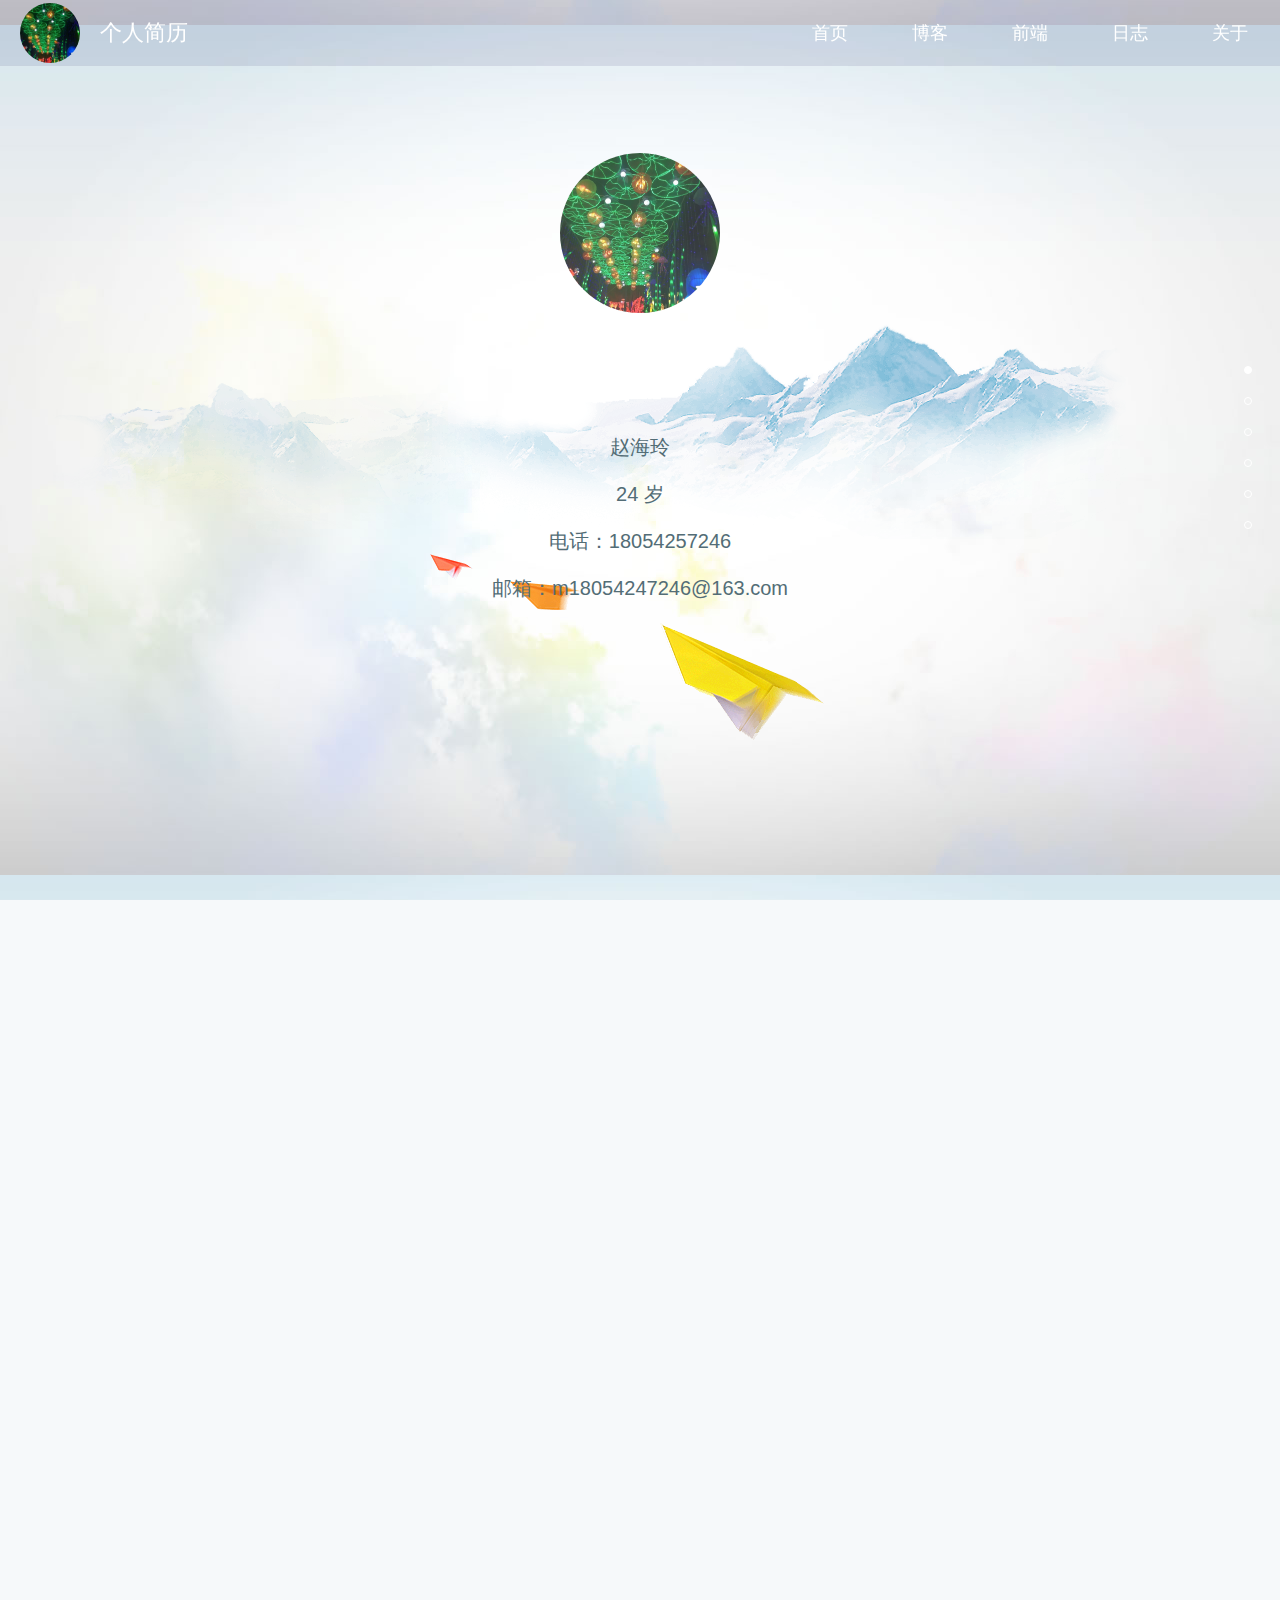
<file: index.html>
<!DOCTYPE html>
<html lang="en">
<head>
    <meta charset="UTF-8">
    <meta name="keywords" content="web前端，web前端个人简历，前端开发" />
    <meta name="description" content="王瀚生的web前端工程师个人简历">
    <title>赵海玲的个人简历</title>
    <link rel="stylesheet" href="css/reset.css" />
    <link rel="stylesheet" href="css/jquery.fullPage.css" />
    <link rel="stylesheet" href="css/index.css">
    <link rel="stylesheet" type="text/css" href="css/normalize.css" />
    <link rel="stylesheet" type="text/css" href="css/demo.css" />
    <link rel="stylesheet" type="text/css" href="css/component.css" />
</head>
<body>
    <!--页头    start-->
    <header>
        <div id="logo">
            <div id="header_img"><img src="images/zhl.jpg" alt=""><h1>个人简历</h1></div>
        </div>
        <ul id="top-nav">
            <li>
                <div>
                    <a href="index.html">首页</a>
                    <a href="index.html">home</a>
                </div>
            </li>
            <li>
                <div>
                    <a href="bootstap.html">博客</a>
                    <a href="bootstap.html">blog</a>
                </div>
            </li>
            <li>
                <div>
                    <a href="javascript:;">前端</a>
                    <a href="javascript:;">web</a>
                </div>
            </li>
            <li>
                <div>
                    <a href="javascript:;">日志</a>
                    <a href="javascript:;">The log</a>
                </div>
            </li>
            <li>
                <div>
                    <a href="javascript:;">关于</a>
                    <a href="javascript:;">about</a>
                </div>
            </li>
        </ul>
    </header>
    <!--页头       end  -->
    <!--主体页面   start-->
    <div id="dowebok">
        <div class="section page1">
            <h3><img src="images/zhl.jpg" alt=""></h3>
            <div class="iceberg">
                <img src="images/bg81.png" alt="">
            </div>
            <div class="text">
                <p>赵海玲</p>
                <p>24 岁</p>
                <p>电话：18054257246</p>
                <p>邮箱：m18054247246@163.com</p>
            </div>
            <div class="bg1"></div>
            <div class="bg2"></div>
            <div class="bg3"></div>
        </div>
        <div class="section page2">
            <h3>关于我 <p><span></span></p></h3>
            <div class="imgs">
                <img src="images/ww2.png" alt="">
            </div>
            <!--<h3>我的作品demo</h3>
            <a href="bootstap.html" class="dome">
                <img src="images/gif3.gif" alt="">
                <span>bootstrap布局</span>
            </a>
            <a href="hover.html" class="fp1">
                <img src="images/gif2.gif" alt="">
                <span>图片hover</span>
            </a>
            <a href="3Dhezi/view-source_index.html" class="fp2">
                <img src="images/GIF.gif" alt="">
                <span>3D滚动效果</span>
            </a>
            <p>喜欢干净的代码，代码强迫症晚期</p>
            <p>Vue Angular React &nbsp; H5 &nbsp; jquery</p>
            <p>各种新技术的不断涌现，使开发的页面更细致，更合理，更易维护。</p>-->
            <div class="bg1"></div>
            <!--<div class="bg2"></div>-->
            <div class="bg3"></div>
        </div>
        <div class="section page3">
            <h3>专业技能</h3>
            <section class="hover1">
                <div class="grid">
                    <figure class="effect-sarah hover">
                        <img src="img/2.jpg" alt="img04"/>
                        <figcaption>
                            <h2>HTML/css&nbsp;&nbsp;H5/C3</h2>
                            <p>
                                <span>精通HTML、CSS布局，熟悉W3C标准规范，对解决主流浏览器的兼容问题有一定经验，了解前端性能的优化</span><br>
                                <span>熟练掌握H5/css3及flex布局，掌握移动端开发及boostrap响应式布局</span><br>
                                <span>熟练掌握使用less/sass等css预处理器</span><br>
                            </p>
                            <a href="javascript:;" target="_blank">View more</a>
                        </figcaption>
                    </figure>
                </div>
            </section>
            <section class="hover2">
                <div class="grid">
                    <figure class="effect-sarah hover">
                        <img src="img/15.jpg" alt="img15"/>
                        <figcaption>
                            <h2>js </h2>
                            <p>
                                <span>熟练掌握原生javascript、Jquery、zopto等js库，及jquery-ui、fullPage等延伸插件</span><br>
                                <span>熟练掌握使用ajax、jsonp等交互技术</span><br>
                                <span>熟练掌握webpack等前端自动化构建工具运用，了解后台nodeJS服务搭建，及mysql增删改查</span><br>
                            </p>
                            <a href="javascript:;" target="_blank">View more</a>
                        </figcaption>
                    </figure>
                </div>
            </section>
            <section class="hover3">
                <div class="grid">
                    <figure class="effect-sarah hover">
                        <img src="img/13.jpg" alt="img13"/>
                        <figcaption>
                            <h2>框架</h2>
                            <p>
                                <span>熟练使用Vue.js框架</span><br>
                                <span>熟悉angular、react框架使用</span><br>
                                <span>了解后台nodeJS服务搭建，及mysql运用</span><br>
                            </p>
                            <a href="javascript:;" target="_blank">View more</a>
                        </figcaption>
                    </figure>
                </div>
            </section>
        </div>
        <div class="section page4">
            <h3>工作经历</h3>
            <section class="hover1">
                <div class="grid">
                    <figure class="effect-romeo hover">
                        <img src="img/2.jpg" alt="img14"/>
                        <figcaption>
                            <h2>武汉伴悦科技有限公司</h2>
                            <p>
                                <span>工作时间：2017年03月-2017年12月</span><br>
                                <span>在职职位：前端工程师</span><br>
                                <span>工作职责：
                                    1.根据公司提供的设计图和产品需求文档快速还原设计图
                                    2.使用Vue-cli脚手架来搭建页面；
                                    3.使用HTML/H5+css/c3编写移动端页面；
                                    4.使用javascript配合zepto.js完成页面动态效果，实现部分页面功能
                                    5.根据后台提供的接口，使用ajax交互完成数据交互
                                    6.根据需求对项目进行更新。.</span><br>
                            </p>
                            <a href="javascript:;" target="_blank">View more</a>
                        </figcaption>
                    </figure>
                </div>
            </section>
            <section class="hover2">
                <div class="grid">
                    <figure class="effect-romeo hover">
                        <img src="img/1.jpg" alt="img14"/>
                        <figcaption>
                            <h2>武汉深思度网络科技有限公司</h2>
                            <p>
                                <span>工作时间：2016年3月-2017年3月</span><br>
                                <span>在职职位：前端工程师</span><br>
                                <span>工作职责：1.根据公司提供的psd图及需求文档进行代码编写。
                                                2.使用javascript配合jquery库完成页面动态效果，实现页面功能
                                                3.根据接口文档提供的接口，使用ajax完成数据交互
                                                4.根据需求对项目进行更新和维护
                                                5.根据需求不定期编写活动页面</span><br>
                            </p>
                            <a href="javascript:;" target="_blank">View more</a>
                        </figcaption>
                    </figure>
                </div>
            </section>
            <section class="hover3">
                <div class="grid">
                    <figure class="effect-sarah hover">
                        <img src="img/w3.jpg" alt="img14"/>
                        <figcaption>
                            <h2>项目经验</h2>
                            <p style="display:block">
                                <span style="font-size:20px">U乐团</span><br>
                                <span>项目描述：该U乐团是一个专注于团购的电商平台，主要客户群体是加盟商家，开设	众多团购服务：餐厅、酒吧、KTV、SPA、美容店、瑜伽馆、电影、洗车、手机数码、家居日用、服饰服装等。</span><br>
                                <span>项目业绩：主要运用了H5+css3+Vue-cli+Vue-Router+webpack等技术，根据公司项目的需求文档，来编写页面；使用vue-cli脚手架来搭建开发环境结构及入口页面；</span><br><br>
                                <span style="font-size:20px">千米快修</span><br>
                                <span>项目描述：千米快修项目是为千米科技公司开发的，面向手机维修客户设计打造的电商平台。平台支持指定城市上门服务及邮寄维修等服务。  项目中用到的技术：HTML、CSS 、ajax、JS、Jq.  </span><br>
                                <span>项目地址：http://www.azjqc.com/ </span><br>
                            </p>
                            <a href="javascript:;" target="_blank">View more</a>
                        </figcaption>
                    </figure>
                </div>
            </section>
        </div>
        <div class="section page5">
            <h3>我的作品demo</h3>
            <a href="bootstap.html" class="dome">
                <img src="images/gif3.gif" alt="">
                <span>bootstrap布局</span>
            </a>
            <a href="hover.html" class="fp1">
                <img src="images/gif2.gif" alt="">
                <span>图片hover</span>
            </a>
            <a href="3Dhezi/view-source_index.html" class="fp2">
                <img src="images/GIF.gif" alt="">
                <span>3D滚动效果</span>
            </a>
            <p>喜欢干净的代码，代码强迫症晚期</p>
            <p>Vue Angular React &nbsp; H5 &nbsp; jquery</p>
            <p>各种新技术的不断涌现，使开发的页面更细致，更合理，更易维护。</p>
            <div class="bg1"></div>
            <!--<div class="bg2"></div>-->
            <div class="bg3"></div>
        </div>
        <div class="section page6">
            <div class="author"><a href="index.html"><img src="images/zhl.jpg" alt=""></a></div>
            <div class="contactMe">
                <div>
                    <h2><a href="javascript:;">联系我</a></h2>
                    <h2><a href="javascript:;">To contact me</a></h2>
                </div>
            </div>
            <h3><span></span></h3>

            <div class="toContactMe">
                <span>Email: m18054247246@163.com </span><br>
                <span>Cell-phone number: 18054247246</span>
            </div>
            <p class="Dream">Dream personal website</p>
            <div class="footer">
                <p><a href="javascript:;">CSDN </a> | <a href="javascript:;"> 简书 </a> | <a href="javascript:;"> 知乎 </a> | <a href="javascript:;"> Github</a></p>
                <p> All Rights Reserved </p>
                <p> Copyright © 2015 - 2016</p>
            </div>
        </div>
    </div>
    <!--主体页面   end  -->
    <script src="js/jquery-1.9.1.min.js"></script>
    <script src="js/jquery.fullPage.min.js"></script>
    <!--<script src="-js/jquery.easings.min.js"></script>
    <script src="-http://libs.baidu.com/jqueryui/1.8.22/jquery-ui.min.js "></script>-->
    <script src="js/index.js"></script>
</body>
</html>
</file>
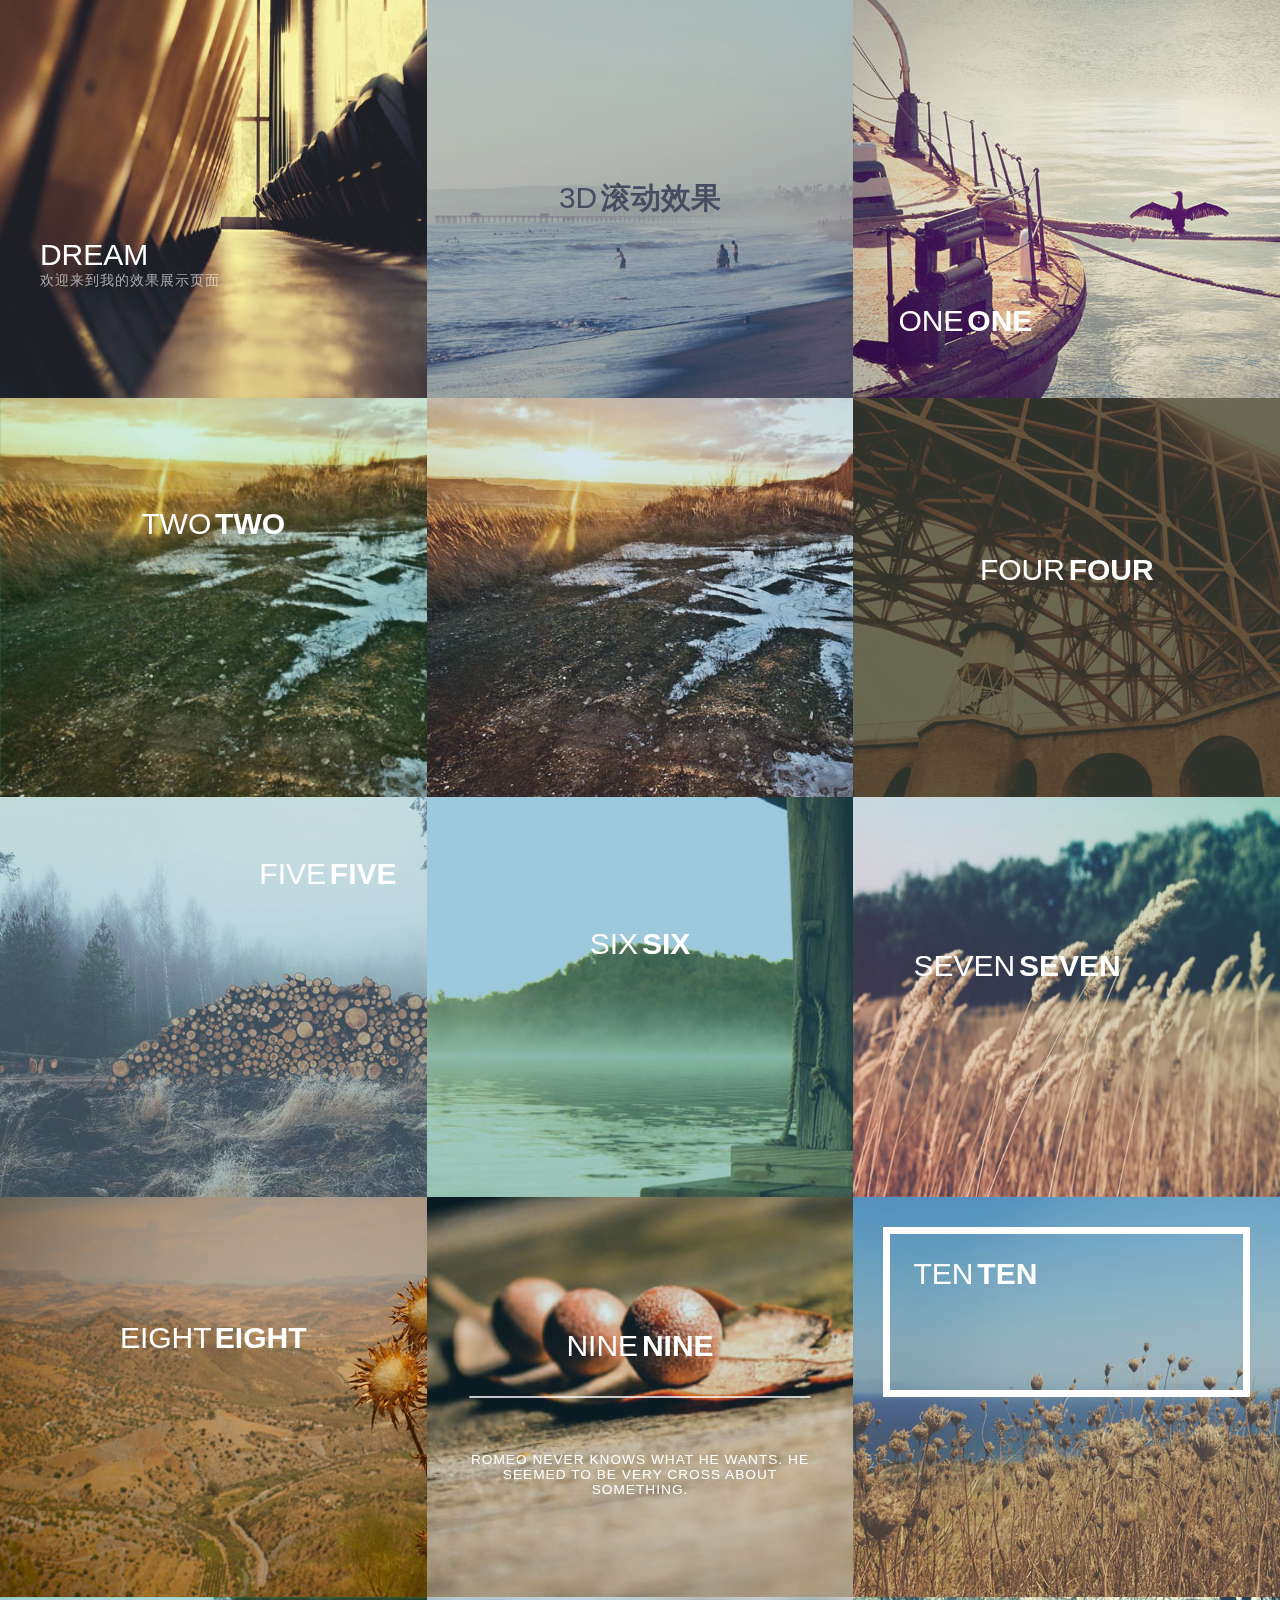
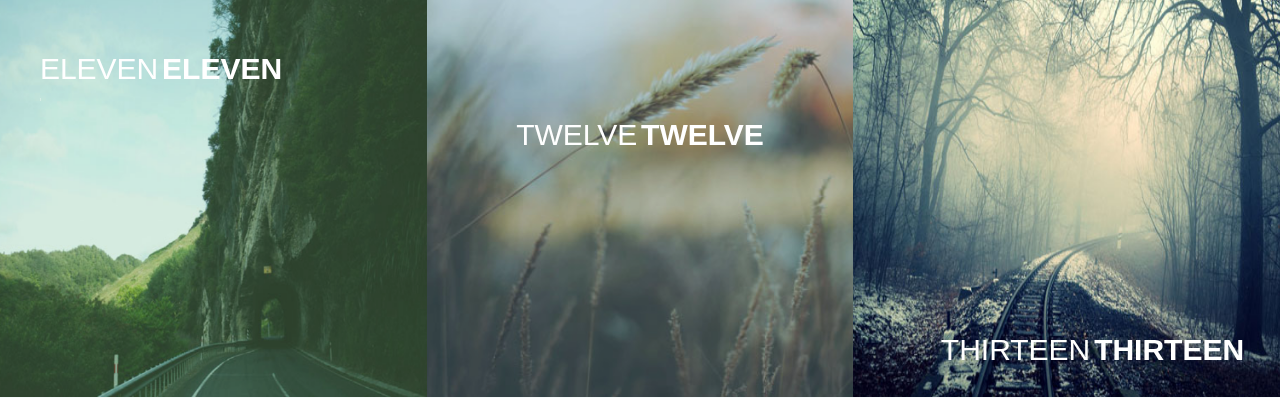
<file: hover.html>
<!DOCTYPE html PUBLIC >
<html xmlns="http://www.w3.org/1999/xhtml">
<head>
<meta http-equiv="Content-Type" content="text/html; charset=gb2312" />
<title>15��CSS3ͼƬHover��ͣЧ������_����ͼ��</title>
<link rel="stylesheet" type="text/css" href="css/normalize.css" />
<link rel="stylesheet" type="text/css" href="css/demo.css" />
<link rel="stylesheet" type="text/css" href="css/component.css" />
    <style>
        .c{
            width:33.33%;
            height:400px;
            float:left;
            overflow:hidden;
        }
        .c .b{
            width:100%;
            height:100%;

        }
    </style>
</head>
<body>
<!-- ���� ��ʼ -->
<div class="container">
    <div class="grid">
        <figure class="effect-lily b">
            <img src="img/1.jpg" alt="img01"/>
            <figcaption>
                <h2>Dream</h2>
                <p>��ӭ�����ҵ�Ч��չʾҳ��</p>
                <a href="javascript:;" target="_blank">View more</a>
            </figcaption>
        </figure>
        <figure class="effect-sadie">
            <img src="img/2.jpg" alt="img02"/>
            <figcaption>
                <h2>3D <span>����Ч��</span></h2>
                <p>Sadie never took her eyes off me. <br>She had a dark soul.</p>
                <a href="3Dhezi/view-source_index.html" target="_blank">View more</a>
            </figcaption>			
        </figure>
        <figure class="effect-honey">
            <img src="img/7.jpg" alt="img07"/>
            <figcaption>
                <h2>One <span>One</span> <i>Now</i></h2>
                <a href="javascript:;" target="_blank">View more</a>
            </figcaption>			
        </figure>
        <figure class="effect-layla">
            <img src="img/4.jpg" alt="img04"/>
            <figcaption>
                <h2>Two <span>Two</span></h2>
                <p>When Layla appears, she brings an eternal summer along.</p>
                <a href="javascript:;" target="_blank">View more</a>
            </figcaption>			
        </figure>
        <figure class="effect-zoe">
            <img src="img/4.jpg" alt="img14"/>
            <figcaption>
                <h2>Three <span>Three</span></h2>
                <span class="icon-heart"></span>
                <span class="icon-eye"></span>
                <span class="icon-paper-clip"></span>
                <p>Zoe never had the patience of her sisters. She deliberately punched the bear in his face.</p>
                <a href="javascript:;" target="_blank">View more</a>
            </figcaption>			
        </figure>
        <figure class="effect-oscar">
            <img src="img/8.jpg" alt="img08"/>
            <figcaption>
                <h2>Four <span>Four</span></h2>
                <p>Oscar is a decent man. He used to clean porches with pleasure.</p>
                <a href="javascript:;" target="_blank">View more</a>
            </figcaption>			
        </figure>
        <figure class="effect-marley">
            <img src="img/9.jpg" alt="img09"/>
            <figcaption>
                <h2>Five <span>Five</span></h2>
                <p>Marley tried to convince her but she was not interested.</p>
                <a href="javascript:;" target="_blank">View more</a>
            </figcaption>			
        </figure>
        <figure class="effect-ruby">
            <img src="img/10.jpg" alt="img10"/>
            <figcaption>
                <h2>Six <span>Six</span></h2>
                <p>Ruby did not need any help. Everybody knew that.</p>
                <a href="javascript:;" target="_blank">View more</a>
            </figcaption>			
        </figure>
        <figure class="effect-roxy">
            <img src="img/3.jpg" alt="img03"/>
            <figcaption>
                <h2>Seven <span>Seven</span></h2>
                <p>Roxy was my best friend. She'd cross any border for me.</p>
                <a href="javascript:;" target="_blank">View more</a>
            </figcaption>			
        </figure>
        <figure class="effect-bubba">
            <img src="img/6.jpg" alt="img06"/>
            <figcaption>
                <h2>Eight <span>Eight</span></h2>
                <p>Bubba likes to appear out of thin air.</p>
                <a href="javascript:;" target="_blank">View more</a>
            </figcaption>			
        </figure>
        <figure class="effect-romeo">
            <img src="img/5.jpg" alt="img05"/>
            <figcaption>
                <h2>Nine <span>Nine</span></h2>
                <p>Romeo never knows what he wants. He seemed to be very cross about something.</p>
                <a href="javascript:;" target="_blank">View more</a>
            </figcaption>			
        </figure>
        <figure class="effect-dexter">
            <img src="img/12.jpg" alt="img12"/>
            <figcaption>
                <h2>Ten <span>Ten</span></h2>
                <p>Dexter had his own strange way. You could watch him training ants.</p>
                <a href="javascript:;" target="_blank">View more</a>
            </figcaption>			
        </figure>
        <figure class="effect-sarah">
            <img src="img/13.jpg" alt="img13"/>
            <figcaption>
                <h2>Eleven <span>Eleven</span></h2>
                <p>Sarah likes to watch clouds. She's quite depressed.</p>
                <a href="javascript:;" target="_blank">View more</a>
            </figcaption>			
        </figure>
        <figure class="effect-chico">
            <img src="img/15.jpg" alt="img15"/>
            <figcaption>
                <h2>Twelve <span>Twelve</span></h2>
                <p>Chico's main fear was missing the morning bus.</p>
                <a href="javascript:;" target="_blank">View more</a>
            </figcaption>			
        </figure>
        <figure class="effect-milo">
            <img src="img/11.jpg" alt="img11"/>
            <figcaption>
                <h2>Thirteen <span>Thirteen</span></h2>
                <p>Milo went to the woods. He took a fun ride and never came back.</p>
                <a href="javascript:;" target="_blank">View more</a>
            </figcaption>			
        </figure>
    </div>
</div>
<!-- ���� ���� -->
</div>
</body>
</html>
</file>
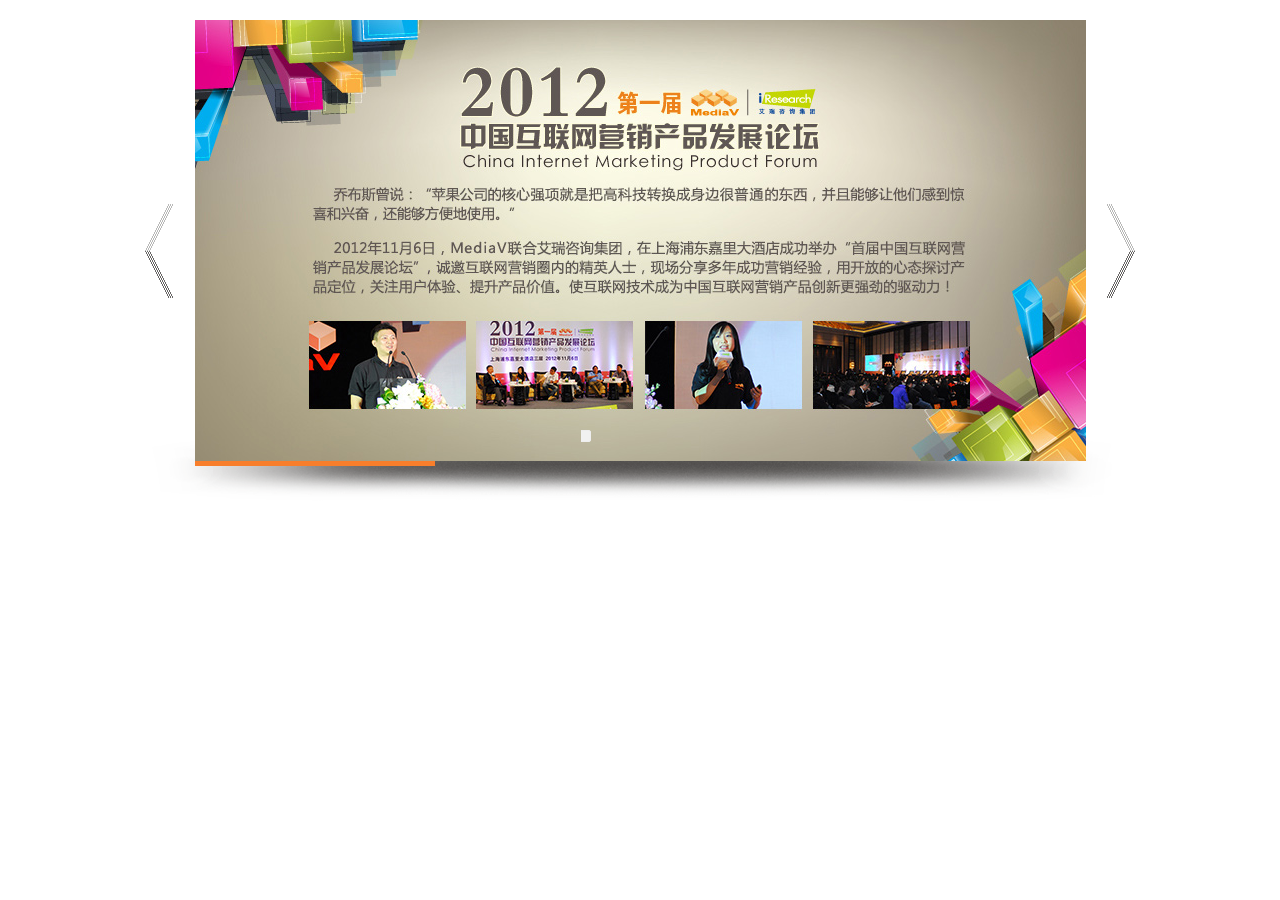
<file: 3Dhezi/view-source_index.html>
<!DOCTYPE html PUBLIC "-//W3C//DTD XHTML 1.0 Transitional//EN" "http://www.w3.org/TR/xhtml1/DTD/xhtml1-transitional.dtd">
<html xmlns="http://www.w3.org/1999/xhtml">
<head>
    <meta http-equiv="Content-Type" content="text/html; charset=utf-8" />
    <title>test</title>
    <style>
        ul{
            position:absolute;
            left:50%;
            top:50%;
        }
        ul li{
            position:relative;
            left:-100px;
            top:50%;
        }
        ul li h1{

        }
    </style>
    <link href="css/screen.css" rel="stylesheet">
    <script type="text/javascript" src="js/jquery-1.7.2.min.js"></script>
    <script type="text/javascript" src="js/modernizr.min.js"></script>

    <script charset="utf-8" async="true" src="js/ei.js"></script>
</head>
<body>

<div id="page">
    <div id="viewport-shadow" class="trans">
        <a href="#" id="prev" title="go to the next slide" class="trans"></a>
        <a href="#" id="next" title="go to the next slide" class="trans"></a>
        <div id="viewport">
            <div id="box">
                <figure class="slide"><a href="#" target="_blank">
                    <ul style="display:none;">
                        <li><h1>11111111111</h1></li>
                        <li><h1>11111111111</h1></li>
                        <li><h1>11111111111</h1></li>
                        <li><h1>11111111111</h1></li>
                        <li><h1>11111111111</h1></li>
                    </ul>
                    <img src="images/focus_1.jpg"></a></figure>
                <figure class="slide"><a href="#" target="_blank"><img src="images/focus_2.jpg"></a></figure>
                <figure class="slide"><a href="#" target="_blank"><img src="images/focus_3.jpg"></a></figure>
                <figure class="slide"><img src="images/focus_4.jpg"></figure>
                <figure class="slide"><img src="images/focus_5.jpg"></figure>
            </div>
        </div>
        <div id="time-indicator"></div>
    </div>
    <div class="slider-controls">
        <ul id="controls">
            <li><a class="goto-slide current" href="#" data-slideindex="0"></a></li>
            <li><a class="goto-slide" href="#" data-slideindex="1"></a></li>
            <li><a class="goto-slide" href="#" data-slideindex="2"></a></li>
            <li><a class="goto-slide" href="#" data-slideindex="3"></a></li>
            <li><a class="goto-slide" href="#" data-slideindex="4"></a></li>
        </ul>
    </div>
</div>

<script type="text/javascript" src="js/box-slider-all.jquery.min.js"></script>
<script type="text/javascript">
    $(function(){

        var $box = $('#box'), $indicators = $('.goto-slide'), $timeIndicator = $('#time-indicator'), slideInterval = 2000;

        var switchIndicator = function ($c, $n, currIndex, nextIndex) {
            $timeIndicator.stop().css('width', 0);
            $indicators.removeClass('current').eq(nextIndex).addClass('current');
        };

        var startTimeIndicator = function () {
            $timeIndicator.animate({width: '891px'}, slideInterval);
        };

        // initialize the plugin with the desired settings
        $box.boxSlider({
            speed: 1000,
            autoScroll: true,
            timeout: slideInterval,
            next: '#next',
            prev: '#prev',
            pause: '#pause',
            effect: 'scrollVert3d', /*scrollVert3d and scrollHorz3d*/
            blindCount: 15,
            onbefore: switchIndicator,
            onafter: startTimeIndicator
        });

        startTimeIndicator();

        // pagination isn't built in simply because it's easy to
        // roll your own with the plugin API methods
        $('#controls').on('click', '.goto-slide', function (ev){
            $box.boxSlider('showSlide', $(this).data('slideindex'));
            ev.preventDefault();
        });

    });

</script>


</body>
</html>
</file>
<file: css/index.css>
@charset "utf-8";
/* line 3, index.less */
body,
html {
  height: 100%;
  min-width: 600px;
}
/* line 7, index.less */
.fl {
  float: left;
}
/* line 8, index.less */
.fr {
  float: right;
}
/* line 9, index.less */
header {
  min-width: 600px;
  width: 100%;
  height: 66px;
  background: rgba(30, 20, 86, 0.1);
  overflow: hidden;
  position: fixed;
  left: 0;
  top: 0;
  z-index: 6;
}
/* line 19, index.less */
header img {
  width: 60px;
  height: 60px;
  border-radius: 50%;
  float: left;
  margin-left: 20px;
  margin-top: 3px;
}
/* line 27, index.less */
header h1 {
  float: left;
  font-size: 22px;
  -font-weight: bold;
  color: #fff;
  margin-left: 20px;
  line-height: 66px;
}
/* line 35, index.less */
header #top-nav {
  float: right;
}
/* line 37, index.less */
header #top-nav li {
  float: left;
  width: 100px;
  height: 66px;
  position: relative;
  left: 0;
  top: 0;
}
/* line 44, index.less */
header #top-nav li div {
  width: 100px;
  height: 100%;
  -webkit-transition: .6s all ease;
          transition: .6s all ease;
  position: absolute;
  left: 0;
  top: 0;
}
/* line 51, index.less */
header #top-nav li div a {
  display: block;
  text-align: center;
  line-height: 66px;
  font-size: 18px;
  color: #fff;
}
/* line 63, index.less */
#dowebok .page1 {
  background: url(../images/6.jpg) 50%;
}
/* line 65, index.less */
#dowebok .page1 h3 {
  position: absolute;
  left: 50%;
  top: -100%;
  margin-left: -80px;
  font-size: 36px;
  color: #00e5ff;
  -webkit-transition: all 1s;
          transition: all 1s;
  z-index: 6;
  width: 160px;
  height: 160px;
  border-radius: 50%;
  overflow: hidden;
}
/* line 78, index.less */
#dowebok .page1 h3 img {
  width: 100%;
  opacity: .8;
}
/* line 83, index.less */
#dowebok .page1 .iceberg {
  position: absolute;
  right: 12%;
  top: 36%;
  opacity: 0;
  -webkit-transition: all 1s;
          transition: all 1s;
}
/* line 90, index.less */
#dowebok .page1 .text {
  position: absolute;
  left: 0;
  top: 46%;
  width: 100%;
  height: 300px;
  z-index: 6;
}
/* line 97, index.less */
#dowebok .page1 .text p {
  font-size: 20px;
  text-align: center;
  margin: 20px 0;
  -webkit-transform: scale(0, 0);
      -ms-transform: scale(0, 0);
          transform: scale(0, 0);
}
/* line 103, index.less */
#dowebok .page1 .text p:nth-child(1) {
  -webkit-transition: .6s all ease;
          transition: .6s all ease;
}
/* line 106, index.less */
#dowebok .page1 .text p:nth-child(2) {
  -webkit-transition: 1.2s all ease;
          transition: 1.2s all ease;
}
/* line 109, index.less */
#dowebok .page1 .text p:nth-child(3) {
  -webkit-transition: 1.8s all ease;
          transition: 1.8s all ease;
}
/* line 112, index.less */
#dowebok .page1 .text p:nth-child(4) {
  -webkit-transition: 2.4s all ease;
          transition: 2.4s all ease;
}
/* line 116, index.less */
#dowebok .page1 .bg1 {
  position: absolute;
  left: 50%;
  bottom: 60px;
  width: 164px;
  height: 117px;
  margin-left: 120px;
  background-image: url(../images/bg82.png);
  opacity: 0;
  -webkit-transition: all 1s;
          transition: all 1s;
}
/* line 127, index.less */
#dowebok .page1 .bg2 {
  position: absolute;
  left: 50%;
  bottom: 180px;
  width: 70px;
  height: 29px;
  margin-left: -30px;
  background-image: url(../images/bg83.png);
  opacity: 0;
  -webkit-transition: all 1s;
          transition: all 1s;
}
/* line 138, index.less */
#dowebok .page1 .bg3 {
  position: absolute;
  left: 50%;
  bottom: 220px;
  width: 43px;
  height: 26px;
  margin-left: -110px;
  background-image: url(../images/bg84.png);
  opacity: 0;
  -webkit-transition: all 1s;
          transition: all 1s;
}
/* line 152, index.less */
#dowebok .active .bg1 {
  bottom: 160px;
  margin-left: 20px;
  opacity: 1;
  -webkit-transition-delay: 0.7s;
          transition-delay: 0.7s;
}
/* line 158, index.less */
#dowebok .active .bg2 {
  bottom: 290px;
  margin-left: -130px;
  opacity: 1;
  -webkit-transition-delay: 1s;
          transition-delay: 1s;
}
/* line 164, index.less */
#dowebok .active .bg3 {
  bottom: 320px;
  margin-left: -210px;
  opacity: 1;
  -webkit-transition-delay: 1.2s;
          transition-delay: 1.2s;
}
/* line 170, index.less */
#dowebok .active .iceberg {
  opacity: 1;
  -webkit-transition-delay: 1s;
          transition-delay: 1s;
}
/* line 175, index.less */
#dowebok h2 {
  font-size: 36px;
}
/* line 178, index.less */
#dowebok .page5 {
  background: url(../images/5.jpg) 50%;
}
/* line 180, index.less */
#dowebok .page5 h3 {
  position: relative;
  right: -50%;
  top: -200%;
  color: #fff;
  text-align: right;
  font-size: 36px;
  z-index: 6;
}
/* line 187, index.less */
#dowebok .page5 a {
  width: 360px;
  height: 187px;
  position: relative;
  overflow: hidden;
}
/* line 192, index.less */
#dowebok .page5 a span {
  position: absolute;
  left: -360px;
  top: 0;
  width: 100%;
  height: 100%;
  background: rgba(50, 0, 80, 0.3);
  text-align: center;
  line-height: 187px;
  font-size: 26px;
  color: #fff;
}
/* line 205, index.less */
#dowebok .page5 .dome {
  position: absolute;
  left: 50%;
  top: 50%;
  /*transform:translate(-50%, -50%);*/
  margin-left: -180px;
  margin-top: -93px;
  z-index: 6;
  -webkit-transition: .8s all ease;
          transition: .8s all ease;
  -webkit-transform: scale(0, 0);
      -ms-transform: scale(0, 0);
          transform: scale(0, 0);
}
/* line 216, index.less */
#dowebok .page5 .fp1 {
  position: absolute;
  left: -100%;
  top: -200%;
  z-index: 6;
}
/* line 222, index.less */
#dowebok .page5 .fp2 {
  position: absolute;
  right: 100%;
  bottom: -50%;
  z-index: 6;
}
/* line 228, index.less */
#dowebok .page5 p {
  position: absolute;
  left: -160%;
  bottom: 120px;
  margin: 18px 0;
  font-size: 20px;
  z-index: 6;
  color: #fff;
}
/* line 238, index.less */
#dowebok .page3 {
  background: url(../images/9.jpg) 50%;
}
/* line 240, index.less */
#dowebok .page3 h3 {
  position: relative;
  right: 0;
  top: -300%;
  color: #999;
  text-align: center;
  font-size: 36px;
}
/* line 246, index.less */
#dowebok .page3 section {
  float: left;
  width: 33.33%;
  position: absolute;
  top: 55%;
  margin-top: -200px;
}
/* line 253, index.less */
#dowebok .page3 section .grid .hover {
  width: 100%;
  opacity: 1;
}
/* line 256, index.less */
#dowebok .page3 section .grid .hover figcaption {
  text-transform: none;
}
/* line 262, index.less */
#dowebok .page3 section.hover1 {
  left: -100%;
}
/* line 265, index.less */
#dowebok .page3 section.hover2 {
  left: 33.33%;
  opacity: 0;
}
/* line 269, index.less */
#dowebok .page3 section.hover3 {
  right: -100%;
}
/* line 273, index.less */
#dowebok .page4 {
  background: url(../images/3.jpg) 50%;
}
/* line 275, index.less */
#dowebok .page4 h3 {
  position: relative;
  right: -100%;
  top: 15%;
  color: #fff;
  text-align: center;
  font-size: 36px;
}
/* line 281, index.less */
#dowebok .page4 section {
  float: left;
  width: 33.33%;
  position: absolute;
  top: 55%;
  margin-top: -200px;
}
/* line 288, index.less */
#dowebok .page4 section .grid .hover {
  width: 100%;
  opacity: 1;
}
/* line 291, index.less */
#dowebok .page4 section .grid .hover h2 {
  font-size: 26px;
}
/* line 295, index.less */
#dowebok .page4 section .grid .hover p p {
  text-align: center;
}
/* line 302, index.less */
#dowebok .page4 section.hover1 {
  left: 0;
  opacity: 0;
}
/* line 306, index.less */
#dowebok .page4 section.hover2 {
  left: 33.33%;
  opacity: 0;
}
/* line 310, index.less */
#dowebok .page4 section.hover3 {
  right: 0;
  opacity: 0;
}
/* line 315, index.less */
#dowebok .page2 {
  background: url(../images/7.jpg) 50%;
}
/* line 317, index.less */
#dowebok .page2 h3 {
  position: relative;
  right: 0;
  top: 15%;
  color: #fff;
  text-align: center;
  font-size: 36px;
}
/* line 322, index.less */
#dowebok .page2 h3 span {
  display: inline-block;
  width: 0;
  height: 3px;
  -webkit-transition: 1s all ease;
          transition: 1s all ease;
  background: #05abe0;
}
/* line 330, index.less */
#dowebok .page2 .imgs {
  width: 698px;
  height: 178px;
  position: absolute;
  left: 50%;
  top: 50%;
  z-index: 6;
  -webkit-transform: translate(-50%, -50%);
      -ms-transform: translate(-50%, -50%);
          transform: translate(-50%, -50%);
}
/* line 338, index.less */
#dowebok .page2 .imgs img {
  -webkit-transition: 1s all ease;
          transition: 1s all ease;
  -webkit-transform: scale(0, 0);
      -ms-transform: scale(0, 0);
          transform: scale(0, 0);
}
/* line 343, index.less */
#dowebok .page2 .bg1 {
  position: absolute;
  bottom: -372px;
  width: 100%;
  height: 372px;
  background: url(../images/bg41.png) 50% 0 no-repeat;
  -webkit-transition: all 1s;
          transition: all 1s;
}
/* line 351, index.less */
#dowebok .page2 .bg2 {
  position: absolute;
  bottom: -449px;
  width: 100%;
  height: 449px;
  background: url(../images/bg42.png) 50% 0 no-repeat;
  -webkit-transition: all 1s;
          transition: all 1s;
}
/* line 359, index.less */
#dowebok .page2 .bg3 {
  position: absolute;
  bottom: -449px;
  width: 100%;
  height: 449px;
  margin-bottom: -130px;
  background: url(../images/bg43.png) 50% 0 no-repeat;
  -webkit-transition: all 1s;
          transition: all 1s;
}
/* line 369, index.less */
#dowebok .active2 {
  /*.bg2{
            bottom: 15%;
            right:18%;
            transition-delay: 1.1s;
        }*/
}
/* line 370, index.less */
#dowebok .active2 .bg1 {
  bottom: 15%;
  right: 0;
  -webkit-transition-delay: 0.3s;
          transition-delay: 0.3s;
}
/* line 380, index.less */
#dowebok .active2 .bg3 {
  bottom: 15%;
  right: 4%;
  -webkit-transition-delay: 0.6s;
          transition-delay: 0.6s;
}
/* line 386, index.less */
#dowebok .page6 {
  background: url(../images/10.jpg) 50%;
}
/* line 388, index.less */
#dowebok .page6 .author {
  padding: 10% 120px 0;
  text-align: center;
}
/* line 391, index.less */
#dowebok .page6 .author a {
  display: inline-block;
  width: 120px;
  height: 120px;
  border-radius: 50%;
  overflow: hidden;
}
/* line 397, index.less */
#dowebok .page6 .author a img {
  width: 100%;
  height: 100%;
}
/* line 403, index.less */
#dowebok .page6 .contactMe {
  height: 46px;
  width: 100%;
  overflow: hidden;
  position: relative;
  left: 0;
  top: 0;
}
/* line 410, index.less */
#dowebok .page6 .contactMe div {
  width: 100%;
  -webkit-transition: .6s all ease;
          transition: .6s all ease;
  position: absolute;
  left: 0;
  top: 0;
}
/* line 416, index.less */
#dowebok .page6 .contactMe div h2 {
  text-align: center;
  line-height: 46px;
}
/* line 419, index.less */
#dowebok .page6 .contactMe div h2 a {
  color: #fff;
}
/* line 425, index.less */
#dowebok .page6 h3 {
  text-align: center;
}
/* line 427, index.less */
#dowebok .page6 h3 span {
  display: inline-block;
  width: 200px;
  height: 3px;
  background: #00c853;
  margin-bottom: 10px;
}
/* line 435, index.less */
#dowebok .page6 .toContactMe {
  text-align: center;
  color: #eee;
  font-size: 16px;
  opacity: 0;
  -webkit-transition: 1.5s all ease;
          transition: 1.5s all ease;
}
/* line 442, index.less */
#dowebok .page6 .Dream {
  text-align: center;
  font-size: 36px;
  color: #eee;
  margin-left: 100%;
  -webkit-transition: 1.5s all ease;
          transition: 1.5s all ease;
  white-space: nowrap;
}
/* line 450, index.less */
#dowebok .page6 .footer {
  position: absolute;
  left: 0;
  bottom: 0;
  width: 100%;
  height: 90px;
  border-top: 3px solid rgba(150, 200, 150, 0.5);
  padding-top: 10px;
}
/* line 458, index.less */
#dowebok .page6 .footer p {
  text-align: center;
  color: #eee;
  font-size: 14px;
  margin: 6px;
  -webkit-transition: 1.2s all ease;
          transition: 1.2s all ease;
  white-space: nowrap;
}
/* line 465, index.less */
#dowebok .page6 .footer p a {
  color: #eee;
}
/* line 469, index.less */
#dowebok .page6 .footer p:nth-child(1) {
  -webkit-transform: scale(0, 0);
      -ms-transform: scale(0, 0);
          transform: scale(0, 0);
}
/* line 472, index.less */
#dowebok .page6 .footer p:nth-child(2) {
  margin-left: -200%;
}
/* line 475, index.less */
#dowebok .page6 .footer p:nth-child(3) {
  margin-right: -200%;
}
/* line 483, index.less */
#fp-nav ul li {
  height: 21px;
  margin-top: 10px;
  vertical-align: middle;
}
/* line 487, index.less */
#fp-nav ul li a {
  /*float: right; width: 21px; height: 21px; color: #8F9DA4; text-decoration: none; text-align: right; background: url(../images/dot.png) 5px 5px no-repeat;*/
}
/* line 489, index.less */
#fp-nav ul li a span {
  -webkit-transition: .6s all ease;
          transition: .6s all ease;
  -display: none;
  border-color: #fff;
}
/* line 496, index.less */
#fp-nav ul li a.active span {
  background: #fff;
}
/*# sourceMappingURL=index.css.map */
</file>
<file: css/demo.css>
/* ����ͼ�� �Ѽ����� www.lanrentuku.com */

@font-face {
	font-weight: normal;
	font-style: normal;
	font-family: 'codropsicons';
	/*src:url('../fonts/codropsicons/codropsicons.eot');
	src:url('../fonts/codropsicons/codropsicons.eot?#iefix') format('embedded-opentype'),
		url('../fonts/codropsicons/codropsicons.woff') format('woff'),
		url('../fonts/codropsicons/codropsicons.ttf') format('truetype'),
		url('../fonts/codropsicons/codropsicons.svg#codropsicons') format('svg');*/
}

*, *:after, *:before { border-box; box-sizing: border-box; }
.clearfix:before, .clearfix:after { content: ''; display: table; }
.clearfix:after { clear: both; }

body {
	background: #f6f9fa;
	color: #536d76;
	font-weight: 400;
	font-size: 1em;
	font-family: 'Raleway', Arial, sans-serif;
}

a {
	color: #4f7f90;
	text-decoration: none;
	outline: none;
}

a:hover, a:focus {
	color: #39545e;
}

section {
	padding: 1em;
	text-align: center;
}

/* Header */
.codrops-header {
	margin: 0 auto;
	padding: 1em 1em;
	text-align: center;
}

.codrops-header h1 {
	margin: 0;
	font-weight: 800;
	font-size: 4em;
	line-height: 1.3;
}

.codrops-header h1 span {
	display: block;
	padding: 0 0 0 0.1em;
	font-size: 45%;
	font-weight: 300;
	color: #7e959d;
}

/* To Navigation Style */
.codrops-top {
	width: 100%;
	text-transform: uppercase;
	font-size: 0.69em;
	line-height: 2.2;
}

.codrops-top a {
	display: inline-block;
	padding: 0 1em;
	text-decoration: none;
	letter-spacing: 1px;
}

.codrops-top span.right {
	float: right;
}

.codrops-top span.right a {
	display: block;
	float: left;
}

.codrops-icon:before {
	margin: 0 4px;
	text-transform: none;
	font-weight: normal;
	font-style: normal;
	font-variant: normal;
	font-family: 'codropsicons';
	line-height: 1;
	speak: none;
	-webkit-font-smoothing: antialiased;
}

.codrops-icon-drop:before {
	content: "\e001";
}

.codrops-icon-prev:before {
	content: "\e004";
}

/* Related demos */
.related {
	padding: 6em 1em;
	font-size: 120%;
}

.related > a {
	border: 1px solid #4f7f90;
	display: inline-block;
	text-align: center;
	margin: 20px 10px;
	padding: 25px;
}

.related a:hover {
	border-color: #39545e;
}

.related a img {
	max-width: 100%;
	opacity: 0.8;
}

.related a:hover img,
.related a:active img {
	opacity: 1;
}

.related a h3 {
	margin: 0;
	padding: 0.5em 0 0.3em;
	max-width: 300px;
	text-align: left;
}

@media screen and (max-width: 25em) {

	.codrops-header {
		font-size: 75%;
	}

	.codrops-icon span {
		display: none;
	}

}
</file>
<file: css/component.css>
/* ����ͼ�� �Ѽ����� www.lanrentuku.com */

@font-face {
	font-weight: normal;
	font-style: normal;
	font-family: 'feathericons';
	src:url('../fonts/feathericons/feathericons.eot?-8is7zf');
	src:url('../fonts/feathericons/feathericons.eot?#iefix-8is7zf') format('embedded-opentype'),
		url('../fonts/feathericons/feathericons.woff?-8is7zf') format('woff'),
		url('../fonts/feathericons/feathericons.ttf?-8is7zf') format('truetype'),
		url('../fonts/feathericons/feathericons.svg?-8is7zf#feathericons') format('svg');
}

.grid {
	overflow: hidden;
	margin: 0;
	width: 100%;
	list-style: none;
	text-align: center;
}

/* Common style */
.grid figure {
	position: relative;
	z-index: 1;
	display: inline-block;
	overflow: hidden;
	margin: -0.135em;
	width: 33.333%;
	height: 400px;
	background: #3085a3;
	text-align: center;
	cursor: pointer;
}

.grid figure img {
	position: relative;
	display: block;
	min-height: 100%;
	opacity: 0.8;
}

.grid figure figcaption {
	padding: 2em;
	color: #fff;
	text-transform: uppercase;
	font-size: 1.25em;
	-webkit-backface-visibility: hidden;
	backface-visibility: hidden;
}

.grid figure figcaption::before,
.grid figure figcaption::after {
	pointer-events: none;
}

.grid figure figcaption,
.grid figure a {
	position: absolute;
	top: 0;
	left: 0;
	width: 100%;
	height: 100%;
}

/* Anchor will cover the whole item by default */
/* For some effects it will show as a button */
.grid figure a {
	z-index: 1000;
	text-indent: 200%;
	white-space: nowrap;
	font-size: 0;
	opacity: 0;
}

.grid figure h2 {
	word-spacing: -0.15em;
	
	font-weight: 300;
}

.grid figure h2 span {
	font-weight: 800;
}

.grid figure h2,
.grid figure p {
	margin: 0;
}

.grid figure p {
	letter-spacing: 1px;
	font-size: 68.5%;
}

/* Individual effects */

/*---------------*/
/***** Lily *****/
/*---------------*/

figure.effect-lily img {
	width: -webkit-calc(100% + 50px);
	width: calc(100% + 50px);
	opacity: 0.7;
	-webkit-transition: opacity 0.35s, -webkit-transform 0.35s;
	transition: opacity 0.35s, transform 0.35s;
	-webkit-transform: translate3d(-40px,0, 0);
	transform: translate3d(-40px,0,0);
}

figure.effect-lily figcaption {
	top: auto;
	bottom: 0;
	height: 50%;
	text-align: left;
}

figure.effect-lily h2,
figure.effect-lily p {
	-webkit-transform: translate3d(0,40px,0);
	transform: translate3d(0,40px,0);
}

figure.effect-lily h2 {
	-webkit-transition: -webkit-transform 0.35s;
	transition: transform 0.35s;
}

figure.effect-lily p {
	color: rgba(255,255,255,0.6);
	opacity: 0;
	-webkit-transition: opacity 0.2s, -webkit-transform 0.35s;
	transition: opacity 0.2s, transform 0.35s;
}

figure.effect-lily:hover img,
figure.effect-lily:hover p {
	opacity: 1;
}

figure.effect-lily:hover img,
figure.effect-lily:hover h2,
figure.effect-lily:hover p {
	-webkit-transform: translate3d(0,0,0);
	transform: translate3d(0,0,0);
}

figure.effect-lily:hover p {
	-webkit-transition-delay: 0.05s;
	transition-delay: 0.05s;
	-webkit-transition-duration: 0.35s;
	transition-duration: 0.35s;
}

/*---------------*/
/***** Sadie *****/
/*---------------*/

figure.effect-sadie figcaption::before {
	position: absolute;
	top: 0;
	left: 0;
	width: 100%;
	height: 100%;
	background: -webkit-linear-gradient(top, rgba(72,76,97,0) 0%, rgba(72,76,97,0.8) 75%);
	background: linear-gradient(to bottom, rgba(72,76,97,0) 0%, rgba(72,76,97,0.8) 75%);
	content: '';
	opacity: 0;
	-webkit-transform: translate3d(0,50%,0);
	transform: translate3d(0,50%,0);
}

figure.effect-sadie h2 {
	position: absolute;
	top: 50%;
	left: 0;
	width: 100%;
	color: #484c61;
	-webkit-transition: -webkit-transform 0.35s, color 0.35s;
	transition: transform 0.35s, color 0.35s;
	-webkit-transform: translate3d(0,-50%,0);
	transform: translate3d(0,-50%,0);
}

figure.effect-sadie figcaption::before,
figure.effect-sadie p {
	-webkit-transition: opacity 0.35s, -webkit-transform 0.35s;
	transition: opacity 0.35s, transform 0.35s;
}

figure.effect-sadie p {
	position: absolute;
	bottom: 0;
	left: 0;
	padding: 2em;
	width: 100%;
	opacity: 0;
	-webkit-transform: translate3d(0,10px,0);
	transform: translate3d(0,10px,0);
}

figure.effect-sadie:hover h2 {
	color: #fff;
	-webkit-transform: translate3d(0,-50%,0) translate3d(0,-40px,0);
	transform: translate3d(0,-50%,0) translate3d(0,-40px,0);
}

figure.effect-sadie:hover figcaption::before ,
figure.effect-sadie:hover p {
	opacity: 1;
	-webkit-transform: translate3d(0,0,0);
	transform: translate3d(0,0,0);
}

/*---------------*/
/***** Roxy *****/
/*---------------*/

figure.effect-roxy {
	background: -webkit-linear-gradient(45deg, #ff89e9 0%, #05abe0 100%);
	background: linear-gradient(45deg, #ff89e9 0%,#05abe0 100%);
}

figure.effect-roxy img {
	width: -webkit-calc(100% + 60px);
	width: calc(100% + 60px);
	-webkit-transition: opacity 0.35s, -webkit-transform 0.35s;
	transition: opacity 0.35s, transform 0.35s;
	-webkit-transform: translate3d(-50px,0,0);
	transform: translate3d(-50px,0,0);
}

figure.effect-roxy figcaption::before {
	position: absolute;
	top: 30px;
	right: 30px;
	bottom: 30px;
	left: 30px;
	border: 1px solid #fff;
	content: '';
	opacity: 0;
	-webkit-transition: opacity 0.35s, -webkit-transform 0.35s;
	transition: opacity 0.35s, transform 0.35s;
	-webkit-transform: translate3d(-20px,0,0);
	transform: translate3d(-20px,0,0);
}

figure.effect-roxy figcaption {
	padding: 3em;
	text-align: left;
}

figure.effect-roxy h2 {
	padding: 30% 0 10px 0;
}

figure.effect-roxy p {
	opacity: 0;
	-webkit-transition: opacity 0.35s, -webkit-transform 0.35s;
	transition: opacity 0.35s, transform 0.35s;
	-webkit-transform: translate3d(-10px,0,0);
	transform: translate3d(-10px,0,0);
}

figure.effect-roxy:hover img {
	opacity: 0.7;
	-webkit-transform: translate3d(0,0,0);
	transform: translate3d(0,0,0);
}

figure.effect-roxy:hover figcaption::before,
figure.effect-roxy:hover p {
	opacity: 1;
	-webkit-transform: translate3d(0,0,0);
	transform: translate3d(0,0,0);
}

/*---------------*/
/***** Bubba *****/
/*---------------*/

figure.effect-bubba {
	background: #9e5406;
}

figure.effect-bubba img {
	opacity: 0.7;
	-webkit-transition: opacity 0.35s;
	transition: opacity 0.35s;
}

figure.effect-bubba:hover img {
	opacity: 0.4;
}

figure.effect-bubba figcaption::before,
figure.effect-bubba figcaption::after {
	position: absolute;
	top: 30px;
	right: 30px;
	bottom: 30px;
	left: 30px;
	content: '';
	opacity: 0;
	-webkit-transition: opacity 0.35s, -webkit-transform 0.35s;
	transition: opacity 0.35s, transform 0.35s;
}

figure.effect-bubba figcaption::before {
	border-top: 1px solid #fff;
	border-bottom: 1px solid #fff;
	-webkit-transform: scale(0,1);
	transform: scale(0,1);
}

figure.effect-bubba figcaption::after {
	border-right: 1px solid #fff;
	border-left: 1px solid #fff;
	-webkit-transform: scale(1,0);
	transform: scale(1,0);
}

figure.effect-bubba h2 {
	padding-top: 30%;
	-webkit-transition: -webkit-transform 0.35s;
	transition: transform 0.35s;
	-webkit-transform: translate3d(0,-20px,0);
	transform: translate3d(0,-20px,0);
}

figure.effect-bubba p {
	padding: 20px 2.5em;
	opacity: 0;
	-webkit-transition: opacity 0.35s, -webkit-transform 0.35s;
	transition: opacity 0.35s, transform 0.35s;
	-webkit-transform: translate3d(0,20px,0);
	transform: translate3d(0,20px,0);
}

figure.effect-bubba:hover figcaption::before,
figure.effect-bubba:hover figcaption::after {
	opacity: 1;
	-webkit-transform: scale(1);
	transform: scale(1);
}

figure.effect-bubba:hover h2,
figure.effect-bubba:hover p {
	opacity: 1;
	-webkit-transform: translate3d(0,0,0);
	transform: translate3d(0,0,0);
}

/*---------------*/
/***** Romeo *****/
/*---------------*/

figure.effect-romeo {
	-webkit-perspective: 1000px;
	perspective: 1000px;
}

figure.effect-romeo img {
	-webkit-transition: opacity 0.35s, -webkit-transform 0.35s;
	transition: opacity 0.35s, transform 0.35s;
	-webkit-transform: translate3d(0,0,300px);
	transform: translate3d(0,0,300px);
}

figure.effect-romeo:hover img {
	opacity: 0.6;
	-webkit-transform: translate3d(0,0,0);
	transform: translate3d(0,0,0);
}

figure.effect-romeo figcaption::before,
figure.effect-romeo figcaption::after {
	position: absolute;
	top: 50%;
	left: 50%;
	width: 80%;
	height: 1px;
	background: #fff;
	content: '';
	-webkit-transition: opacity 0.35s, -webkit-transform 0.35s;
	transition: opacity 0.35s, transform 0.35s;
	-webkit-transform: translate3d(-50%,-50%,0);
	transform: translate3d(-50%,-50%,0);
}

figure.effect-romeo:hover figcaption::before {
	opacity: 0.5;
	-webkit-transform: translate3d(-50%,-50%,0) rotate(45deg);
	transform: translate3d(-50%,-50%,0) rotate(45deg);
}

figure.effect-romeo:hover figcaption::after {
	opacity: 0.5;
	-webkit-transform: translate3d(-50%,-50%,0) rotate(-45deg);
	transform: translate3d(-50%,-50%,0) rotate(-45deg);
}

figure.effect-romeo h2,
figure.effect-romeo p {
	position: absolute;
	top: 50%;
	left: 0;
	width: 100%;
	-webkit-transition: -webkit-transform 0.35s;
	transition: transform 0.35s;
}

figure.effect-romeo h2 {
	-webkit-transform: translate3d(0,-50%,0) translate3d(0,-150%,0);
	transform: translate3d(0,-50%,0) translate3d(0,-150%,0);
}

figure.effect-romeo p {
	padding: 0.25em 2em;
	-webkit-transform: translate3d(0,-50%,0) translate3d(0,150%,0);
	transform: translate3d(0,-50%,0) translate3d(0,150%,0);
}

figure.effect-romeo:hover h2 {
	-webkit-transform: translate3d(0,-50%,0) translate3d(0,-100%,0);
	transform: translate3d(0,-50%,0) translate3d(0,-100%,0);
}

figure.effect-romeo:hover p {
	-webkit-transform: translate3d(0,-50%,0) translate3d(0,100%,0);
	transform: translate3d(0,-50%,0) translate3d(0,100%,0);
}

/*---------------*/
/***** Layla *****/
/*---------------*/

figure.effect-layla {
	background: #18a367;
}

figure.effect-layla img {
	min-width: 100%;
	height: -webkit-calc(100% + 40px);
	height: calc(100% + 40px);
}

figure.effect-layla figcaption {
	padding: 3em;
}

figure.effect-layla figcaption::before,
figure.effect-layla figcaption::after {
	position: absolute;
	content: '';
	opacity: 0;
}

figure.effect-layla figcaption::before {
	top: 50px;
	right: 30px;
	bottom: 50px;
	left: 30px;
	border-top: 1px solid #fff;
	border-bottom: 1px solid #fff;
	-webkit-transform: scale(0,1);
	transform: scale(0,1);
	-webkit-transform-origin: 0 0;
	transform-origin: 0 0;
}

figure.effect-layla figcaption::after {
	top: 30px;
	right: 50px;
	bottom: 30px;
	left: 50px;
	border-right: 1px solid #fff;
	border-left: 1px solid #fff;
	-webkit-transform: scale(1,0);
	transform: scale(1,0);
	-webkit-transform-origin: 100% 0;
	transform-origin: 100% 0;
}

figure.effect-layla h2 {
	padding-top: 26%;
	-webkit-transition: -webkit-transform 0.35s;
	transition: transform 0.35s;
}

figure.effect-layla p {
	padding: 0.5em 2em;
	text-transform: none;
	opacity: 0;
	-webkit-transform: translate3d(0,-10px,0);
	transform: translate3d(0,-10px,0);
}

figure.effect-layla img,
figure.effect-layla h2 {
	-webkit-transform: translate3d(0,-30px,0);
	transform: translate3d(0,-30px,0);
}

figure.effect-layla img,
figure.effect-layla figcaption::before,
figure.effect-layla figcaption::after,
figure.effect-layla p {
	-webkit-transition: opacity 0.35s, -webkit-transform 0.35s;
	transition: opacity 0.35s, transform 0.35s;
}

figure.effect-layla:hover img {
	opacity: 0.7;
	-webkit-transform: translate3d(0,0,0);
	transform: translate3d(0,0,0);
}

figure.effect-layla:hover figcaption::before,
figure.effect-layla:hover figcaption::after {
	opacity: 1;
	-webkit-transform: scale(1);
	transform: scale(1);
}

figure.effect-layla:hover h2,
figure.effect-layla:hover p {
	opacity: 1;
	-webkit-transform: translate3d(0,0,0);
	transform: translate3d(0,0,0);
}

figure.effect-layla:hover figcaption::after,
figure.effect-layla:hover h2,
figure.effect-layla:hover p,
figure.effect-layla:hover img {
	-webkit-transition-delay: 0.15s;
	transition-delay: 0.15s;
}

/*---------------*/
/***** Honey *****/
/*---------------*/

figure.effect-honey {
	background: #4a3753;
}

figure.effect-honey img {
	opacity: 0.9;
	-webkit-transition: opacity 0.35s;
	transition: opacity 0.35s;
}

figure.effect-honey:hover img {
	opacity: 0.5;
}

figure.effect-honey figcaption::before {
	position: absolute;
	bottom: 0;
	left: 0;
	width: 100%;
	height: 10px;
	background: #fff;
	content: '';
	-webkit-transform: translate3d(0,10px,0);
	transform: translate3d(0,10px,0);
}

figure.effect-honey h2 {
	position: absolute;
	bottom: 0;
	left: 0;
	padding: 1em 1.5em;
	width: 100%;
	text-align: left;
	-webkit-transform: translate3d(0,-30px,0);
	transform: translate3d(0,-30px,0);
}

figure.effect-honey h2 i {
	font-style: normal;
	opacity: 0;
	-webkit-transition: opacity 0.35s, -webkit-transform 0.35s;
	transition: opacity 0.35s, transform 0.35s;
	-webkit-transform: translate3d(0,-30px,0);
	transform: translate3d(0,-30px,0);
}

figure.effect-honey figcaption::before,
figure.effect-honey h2 {
	-webkit-transition: -webkit-transform 0.35s;
	transition: transform 0.35s;
}

figure.effect-honey:hover figcaption::before,
figure.effect-honey:hover h2,
figure.effect-honey:hover h2 i {
	opacity: 1;
	-webkit-transform: translate3d(0,0,0);
	transform: translate3d(0,0,0);
}

/*---------------*/
/***** Oscar *****/
/*---------------*/

figure.effect-oscar {
	background: -webkit-linear-gradient(45deg, #22682a 0%, #9b4a1b 40%, #3a342a 100%);
	background: linear-gradient(45deg, #22682a 0%,#9b4a1b 40%,#3a342a 100%);
}

figure.effect-oscar img {
	opacity: 0.9;
	-webkit-transition: opacity 0.35s;
	transition: opacity 0.35s;
}

figure.effect-oscar figcaption {
	padding: 3em;
	background-color: rgba(58,52,42,0.7);
	-webkit-transition: background-color 0.35s;
	transition: background-color 0.35s;
}

figure.effect-oscar figcaption::before {
	position: absolute;
	top: 30px;
	right: 30px;
	bottom: 30px;
	left: 30px;
	border: 1px solid #fff;
	content: '';
}

figure.effect-oscar h2 {
	margin: 20% 0 10px 0;
	-webkit-transition: -webkit-transform 0.35s;
	transition: transform 0.35s;
	-webkit-transform: translate3d(0,100%,0);
	transform: translate3d(0,100%,0);
}

figure.effect-oscar figcaption::before,
figure.effect-oscar p {
	opacity: 0;
	-webkit-transition: opacity 0.35s, -webkit-transform 0.35s;
	transition: opacity 0.35s, transform 0.35s;
	-webkit-transform: scale(0);
	transform: scale(0);
}

figure.effect-oscar:hover h2 {
	-webkit-transform: translate3d(0,0,0);
	transform: translate3d(0,0,0);
}

figure.effect-oscar:hover figcaption::before,
figure.effect-oscar:hover p {
	opacity: 1;
	-webkit-transform: scale(1);
	transform: scale(1);
}

figure.effect-oscar:hover figcaption {
	background-color: rgba(58,52,42,0);
}

figure.effect-oscar:hover img {
	opacity: 0.4;
}

/*---------------*/
/***** Marley *****/
/*---------------*/

figure.effect-marley figcaption {
	text-align: right;
}

figure.effect-marley h2,
figure.effect-marley p {
	position: absolute;
	right: 30px;
	left: 30px;
	padding: 10px 0;
}


figure.effect-marley p {
	bottom: 30px;
	line-height: 1.5;
	-webkit-transform: translate3d(0,100%,0);
	transform: translate3d(0,100%,0);
}

figure.effect-marley h2 {
	top: 30px;
	-webkit-transition: -webkit-transform 0.35s;
	transition: transform 0.35s;
	-webkit-transform: translate3d(0,20px,0);
	transform: translate3d(0,20px,0);
}

figure.effect-marley:hover h2 {
	-webkit-transform: translate3d(0,0,0);
	transform: translate3d(0,0,0);
}

figure.effect-marley h2::after {
	position: absolute;
	top: 100%;
	left: 0;
	width: 100%;
	height: 4px;
	background: #fff;
	content: '';
	-webkit-transform: translate3d(0,40px,0);
	transform: translate3d(0,40px,0);
}

figure.effect-marley h2::after,
figure.effect-marley p {
	opacity: 0;
	-webkit-transition: opacity 0.35s, -webkit-transform 0.35s;
	transition: opacity 0.35s, transform 0.35s;
}

figure.effect-marley:hover h2::after,
figure.effect-marley:hover p {
	opacity: 1;
	-webkit-transform: translate3d(0,0,0);
	transform: translate3d(0,0,0);
}

/*---------------*/
/***** Ruby *****/
/*---------------*/

figure.effect-ruby {
	background-color: #17819c;
}

figure.effect-ruby img {
	opacity: 0.7;
	-webkit-transition: opacity 0.35s, -webkit-transform 0.35s;
	transition: opacity 0.35s, transform 0.35s;
	-webkit-transform: scale(1.15);
	transform: scale(1.15);
}

figure.effect-ruby:hover img {
	opacity: 0.5;
	-webkit-transform: scale(1);
	transform: scale(1);
}

figure.effect-ruby h2 {
	margin-top: 20%;
	-webkit-transition: -webkit-transform 0.35s;
	transition: transform 0.35s;
	-webkit-transform: translate3d(0,20px,0);
	transform: translate3d(0,20px,0);
}

figure.effect-ruby p {
	margin: 1em 0 0;
	padding: 3em;
	border: 1px solid #fff;
	opacity: 0;
	-webkit-transition: opacity 0.35s, -webkit-transform 0.35s;
	transition: opacity 0.35s, transform 0.35s;
	-webkit-transform: translate3d(0,20px,0) scale(1.1);
	transform: translate3d(0,20px,0) scale(1.1);
} 

figure.effect-ruby:hover h2 {
	-webkit-transform: translate3d(0,0,0);
	transform: translate3d(0,0,0);
}

figure.effect-ruby:hover p {
	opacity: 1;
	-webkit-transform: translate3d(0,0,0) scale(1);
	transform: translate3d(0,0,0) scale(1);
}

/*---------------*/
/***** Milo *****/
/*---------------*/

figure.effect-milo {
	background: #2e5d5a;
}

figure.effect-milo img {
	width: -webkit-calc(100% + 60px);
	width: calc(100% + 60px);
	opacity: 1;
	-webkit-transition: opacity 0.35s, -webkit-transform 0.35s;
	transition: opacity 0.35s, transform 0.35s;
	-webkit-transform: translate3d(-30px,0,0) scale(1.12);
	transform: translate3d(-30px,0,0) scale(1.12);
	-webkit-backface-visibility: hidden;
	backface-visibility: hidden;
}

figure.effect-milo:hover img {
	opacity: 0.5;
	-webkit-transform: translate3d(0,0,0) scale(1);
	transform: translate3d(0,0,0) scale(1);
}

figure.effect-milo h2 {
	position: absolute;
	right: 0;
	bottom: 0;
	padding: 1em 1.2em;
}

figure.effect-milo p {
	padding: 0 10px 0 0;
	width: 50%;
	border-right: 1px solid #fff;
	text-align: right;
	opacity: 0;
	-webkit-transition: opacity 0.35s, -webkit-transform 0.35s;
	transition: opacity 0.35s, transform 0.35s;
	-webkit-transform: translate3d(-40px,0,0);
	transform: translate3d(-40px,0,0);
}

figure.effect-milo:hover p {
	opacity: 1;
	-webkit-transform: translate3d(0,0,0);
	transform: translate3d(0,0,0);
}

/*---------------*/
/***** Dexter *****/
/*---------------*/

figure.effect-dexter {
	background: -webkit-linear-gradient(top, rgba(37,141,200,1) 0%, rgba(104,60,19,1) 100%);
	background: linear-gradient(to bottom, rgba(37,141,200,1) 0%,rgba(104,60,19,1) 100%); 
}

figure.effect-dexter img {
	-webkit-transition: opacity 0.35s;
	transition: opacity 0.35s;
}

figure.effect-dexter:hover img {
	opacity: 0.4;
}

figure.effect-dexter figcaption::after {
	position: absolute;
	right: 30px;
	bottom: 30px;
	left: 30px;
	height: -webkit-calc(50% - 30px);
	height: calc(50% - 30px);
	border: 7px solid #fff;
	content: '';
	-webkit-transition: -webkit-transform 0.35s;
	transition: transform 0.35s;
	-webkit-transform: translate3d(0,-100%,0);
	transform: translate3d(0,-100%,0);
}

figure.effect-dexter:hover figcaption::after {
	-webkit-transform: translate3d(0,0,0);
	transform: translate3d(0,0,0);
}

figure.effect-dexter figcaption {
	padding: 3em;
	text-align: left;
}

figure.effect-dexter p {
	position: absolute;
	right: 60px;
	bottom: 60px;
	left: 60px;
	opacity: 0;
	-webkit-transition: opacity 0.35s, -webkit-transform 0.35s;
	transition: opacity 0.35s, transform 0.35s;
	-webkit-transform: translate3d(0,-100px,0);
	transform: translate3d(0,-100px,0);
}

figure.effect-dexter:hover p {
	opacity: 1;
	-webkit-transform: translate3d(0,0,0);
	transform: translate3d(0,0,0);
}

/*---------------*/
/***** Sarah *****/
/*---------------*/

figure.effect-sarah {
	background: #42b078;
}

figure.effect-sarah img {
	width: -webkit-calc(100% + 20px);
	width: calc(100% + 20px);
	-webkit-transition: opacity 0.35s, -webkit-transform 0.35s;
	transition: opacity 0.35s, transform 0.35s;
	-webkit-transform: translate3d(-10px,0,0);
	transform: translate3d(-10px,0,0);
	-webkit-backface-visibility: hidden;
	backface-visibility: hidden;
}

figure.effect-sarah:hover img {
	opacity: 0.4;
	-webkit-transform: translate3d(0,0,0);
	transform: translate3d(0,0,0);
}

figure.effect-sarah figcaption {
	text-align: left;
}

figure.effect-sarah h2 {
	position: relative;
	overflow: hidden;
	padding: 0.5em 0;
}

figure.effect-sarah h2::after {
	position: absolute;
	bottom: 0;
	left: 0;
	width: 100%;
	height: 3px;
	background: #fff;
	content: '';
	-webkit-transition: -webkit-transform 0.35s;
	transition: transform 0.35s;
	-webkit-transform: translate3d(-100%,0,0);
	transform: translate3d(-100%,0,0);
}

figure.effect-sarah:hover h2::after {
	-webkit-transform: translate3d(0,0,0);
	transform: translate3d(0,0,0);
}

figure.effect-sarah p {
	padding: 1em 0;
	opacity: 0;
	-webkit-transition: opacity 0.35s, -webkit-transform 0.35s;
	transition: opacity 0.35s, transform 0.35s;
	-webkit-transform: translate3d(100%,0,0);
	transform: translate3d(100%,0,0);
}

figure.effect-sarah:hover p {
	opacity: 1;
	-webkit-transform: translate3d(0,0,0);
	transform: translate3d(0,0,0);
}

/*---------------*/
/***** Zoe *****/
/*---------------*/

figure.effect-zoe figcaption {
	top: auto;
	bottom: 0;
	padding: 1em;
	height: 3.75em;
	background: #fff;
	color: #3c4a50;
	-webkit-transition: -webkit-transform 0.35s;
	transition: transform 0.35s;
	-webkit-transform: translate3d(0,100%,0);
	transform: translate3d(0,100%,0);
}

figure.effect-zoe h2 {
	float: left;
}

figure.effect-zoe figcaption > span {
	float: right;
}

figure.effect-zoe p {
	position: absolute;
	bottom: 8em;
	padding: 2em;
	color: #fff;
	text-transform: none;
	font-size: 90%;
	opacity: 0;
	-webkit-transition: opacity 0.35s;
	transition: opacity 0.35s;
}

figure.effect-zoe h2,
figure.effect-zoe figcaption > span {
	-webkit-transition: -webkit-transform 0.35s;
	transition: transform 0.35s;
	-webkit-transform: translate3d(0,200%,0);
	transform: translate3d(0,200%,0);
}

figure.effect-zoe figcaption > span::before {
	display: inline-block;
	padding: 8px 10px;
	font-family: 'feathericons';
	speak: none;
	-webkit-font-smoothing: antialiased;
	-moz-osx-font-smoothing: grayscale;
}

.icon-eye::before {
	content: '\e000';
}

.icon-paper-clip::before {
	content: '\e001';
}

.icon-heart::before {
	content: '\e024';
}

figure.effect-zoe h2 {
	display: inline-block;
}

figure.effect-zoe:hover p {
	opacity: 1;
}

figure.effect-zoe:hover figcaption,
figure.effect-zoe:hover h2,
figure.effect-zoe:hover figcaption > span {
	-webkit-transform: translate3d(0,0,0);
	transform: translate3d(0,0,0);
}

figure.effect-zoe:hover h2 {
	-webkit-transition-delay: 0.05s;
	transition-delay: 0.05s;
}

figure.effect-zoe:hover figcaption > span:nth-child(4) {
	-webkit-transition-delay: 0.1s;
	transition-delay: 0.1s;
}

figure.effect-zoe:hover figcaption > span:nth-child(3) {
	-webkit-transition-delay: 0.15s;
	transition-delay: 0.15s;
}

figure.effect-zoe:hover figcaption > span:nth-child(2) {
	-webkit-transition-delay: 0.2s;
	transition-delay: 0.2s;
}

/*---------------*/
/***** Chico *****/
/*---------------*/

figure.effect-chico img {
	-webkit-transition: opacity 0.35s, -webkit-transform 0.35s;
	transition: opacity 0.35s, transform 0.35s;
	-webkit-transform: scale(1.12);
	transform: scale(1.12);
}

figure.effect-chico:hover img {
	opacity: 0.5;
	-webkit-transform: scale(1);
	transform: scale(1);
}

figure.effect-chico figcaption {
	padding: 3em;
}

figure.effect-chico figcaption::before {
	position: absolute;
	top: 30px;
	right: 30px;
	bottom: 30px;
	left: 30px;
	border: 1px solid #fff;
	content: '';
	-webkit-transform: scale(1.1);
	transform: scale(1.1);
}

figure.effect-chico figcaption::before,
figure.effect-chico p {
	opacity: 0;
	-webkit-transition: opacity 0.35s, -webkit-transform 0.35s;
	transition: opacity 0.35s, transform 0.35s;
}

figure.effect-chico h2 {
	padding: 20% 0 20px 0;
}

figure.effect-chico p {
	margin: 0 auto;
	max-width: 200px;
	-webkit-transform: scale(1.5);
	transform: scale(1.5);
}

figure.effect-chico:hover figcaption::before,
figure.effect-chico:hover p {
	opacity: 1;
	-webkit-transform: scale(1);
	transform: scale(1);
}

@media screen and (max-width: 69.5em) {
	.grid figure {
		width: 50%;
	}	

	.grid figure figcaption {
		font-size: 90%;
	}
}


@media screen and (max-width: 41.5em) {

	.grid figure {
		width: 100%;
	}
}
</file>
<file: 3Dhezi/css/screen.css>
@charset "utf-8";
*{margin:0;padding:0;list-style-type:none;}
a,img{border:0;text-decoration:none;}
body{font:12px/180% Arial, Helvetica, sans-serif, "新宋体";}
/* page */
#page{width:991px;margin:20px auto;position:relative;}
#viewport-shadow{position:relative;width:891px;padding:0 50px 50px;background:url(../images/box-shadow.png) bottom no-repeat;}
#viewport, #box, .slide{width:891px;height:441px;}
#viewport{overflow:hidden;}
#controls{position:absolute;top:410px;left:44%;overflow:hidden;}
#controls li{display:inline;}
.goto-slide{margin-left:10px;width:10px;height:10px;display:block;float:left;border:solid 1px #eee;background-color:#f1f1f1;border-radius:2px;-webkit-box-shadow:inset 0px 0px 2px #f1f1f1;-moz-box-shadow:inset 0px 0px 2px #f1f1f1;box-shadow:inset 0px 0px 2px #f1f1f1;}
.goto-slide.current{background-color:#f87e2b;}
#next, #prev{position:absolute;top:80px;width:30px;height:300px;background:url(../images/next-prev-sprite.png) no-repeat;display:block;}
#next:hover, #prev:hover{background:url(../images/next-prev-sprite-hover.png) no-repeat;border:none;}
#prev{left:0px;}
#next, #next:hover{left:961px;background-position:-30px 0;}
#time-indicator{width:0px;height:5px;background-color:#f87e2b;position:absolute;top:441px;left:50px;}
</file>
